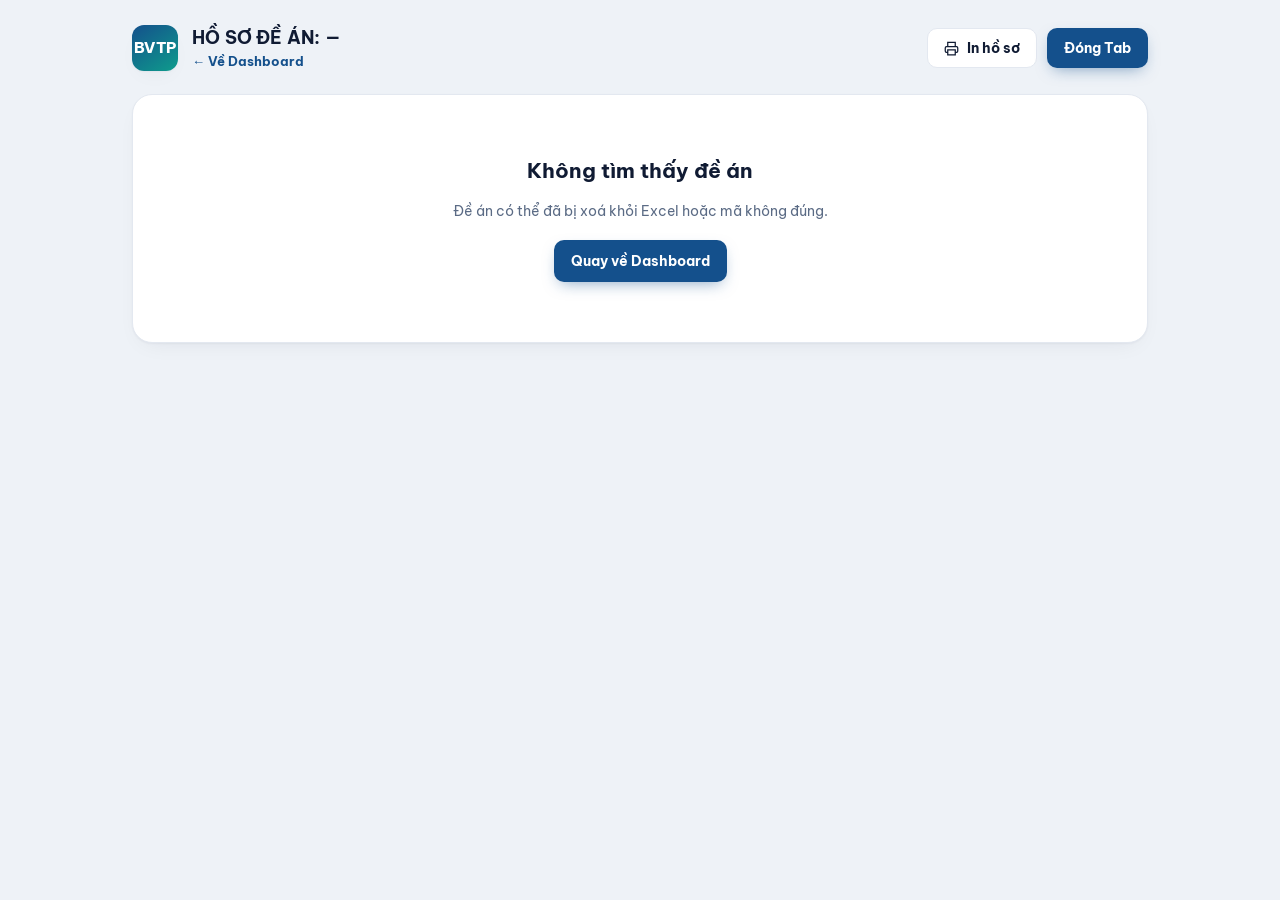
<file: detail.html>
<!DOCTYPE html>
<html lang="vi">
<head>
<meta charset="UTF-8">
<meta name="viewport" content="width=device-width, initial-scale=1.0">
<title>Hồ sơ đề án</title>
<link rel="stylesheet" href="css/style.css">
</head>
<body>
<div class="page" style="max-width:1080px">
  <div class="topbar">
    <div class="brand">
      <div class="brand-mark">BVTP</div>
      <div>
        <h1 style="font-size:18px">HỒ SƠ ĐỀ ÁN: <span id="headerId">—</span></h1>
        <a class="back-link" href="index.html">← Về Dashboard</a>
      </div>
    </div>
    <div class="topbar-actions">
      <button class="btn btn-ghost" onclick="window.print()">
        <svg viewBox="0 0 24 24" fill="none" stroke="currentColor" stroke-width="2"><path d="M6 9V2h12v7M6 18H4a2 2 0 0 1-2-2v-5a2 2 0 0 1 2-2h16a2 2 0 0 1 2 2v5a2 2 0 0 1-2 2h-2M6 14h12v8H6z"/></svg>
        In hồ sơ
      </button>
      <button class="btn btn-primary" onclick="closeTab()">Đóng Tab</button>
    </div>
  </div>

  <div id="detailRoot"><div class="panel report-empty">Đang tải hồ sơ đề án…</div></div>
</div>

<script src="js/data.js"></script>
<script src="js/app.js"></script>
<script src="js/detail.js"></script>
</body>
</html>
</file>
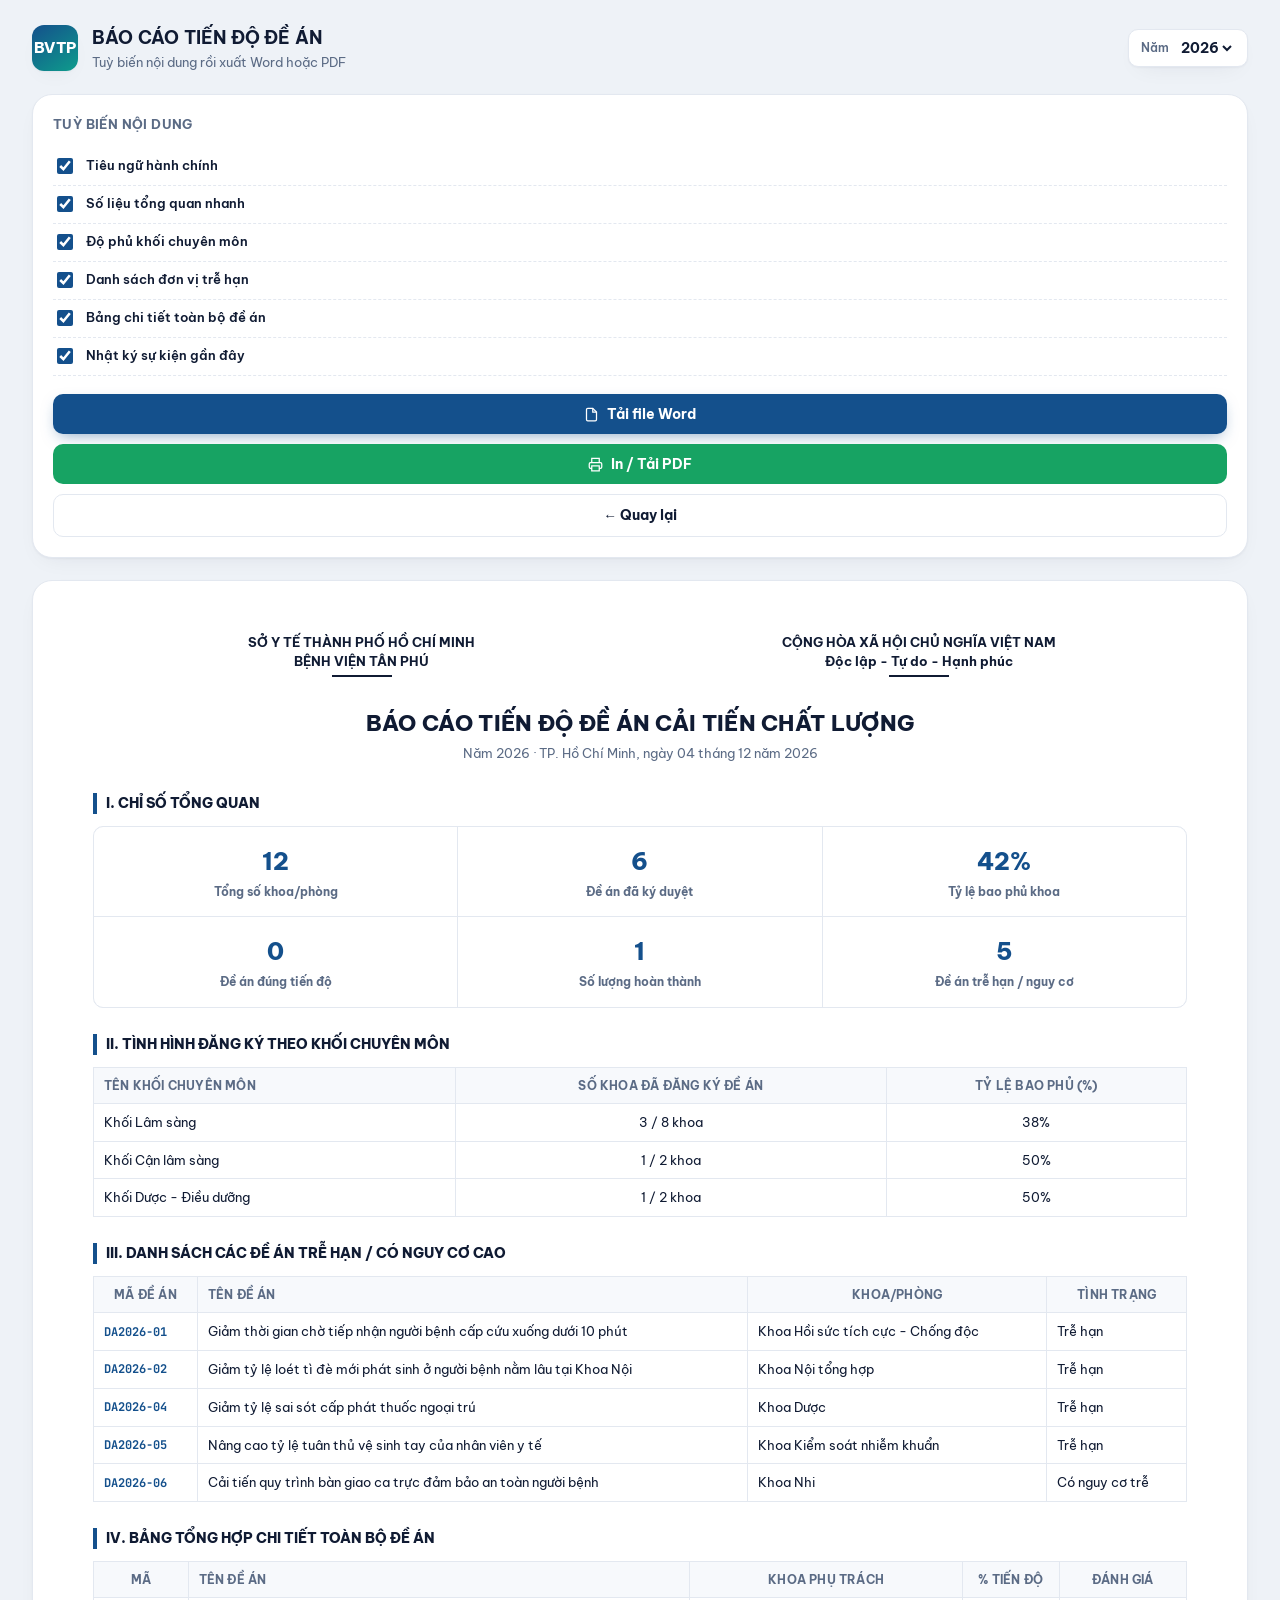
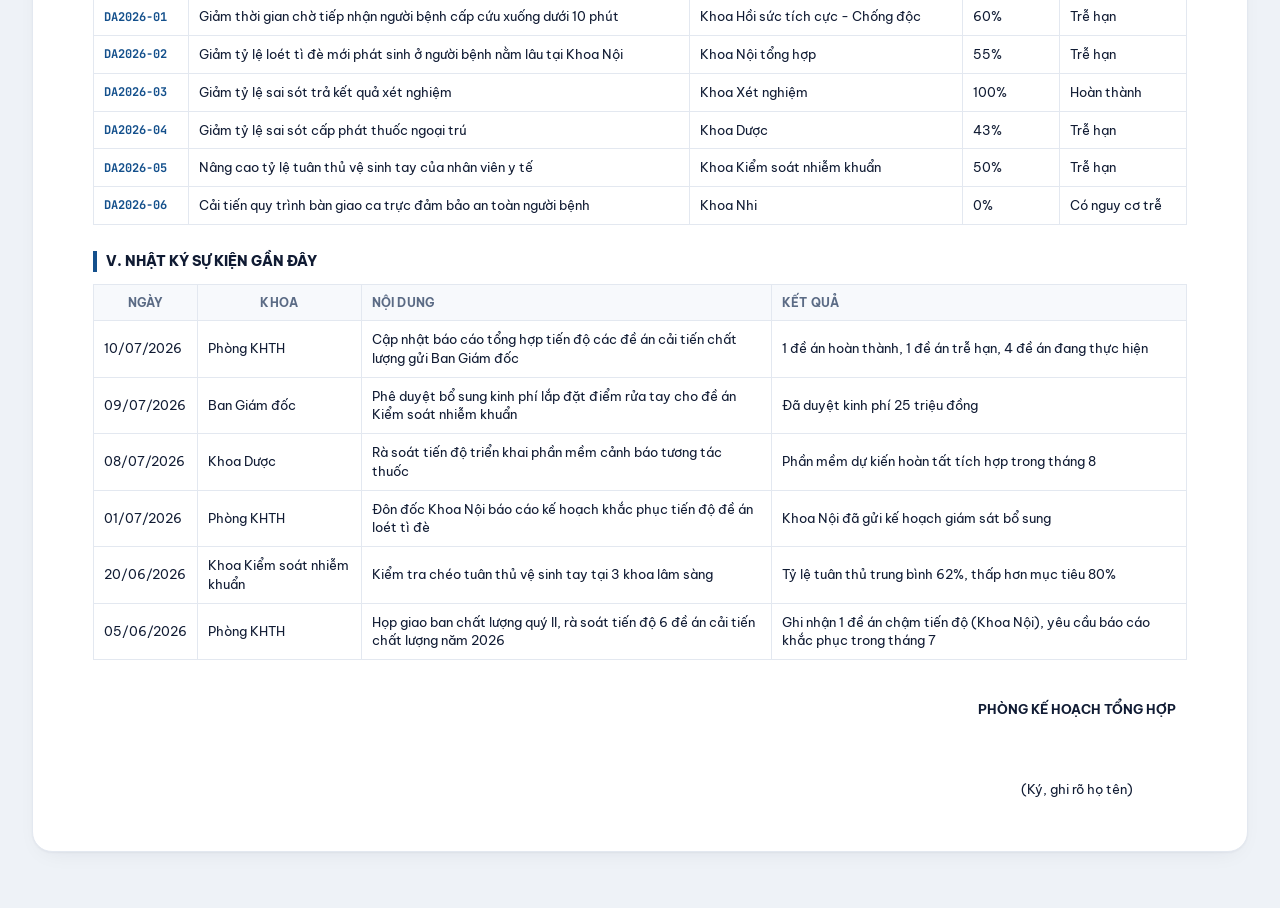
<file: report.html>
<!DOCTYPE html>
<html lang="vi">
<head>
<meta charset="UTF-8">
<meta name="viewport" content="width=device-width, initial-scale=1.0">
<title>Báo cáo tiến độ đề án · Bệnh viện Tân Phú</title>
<link rel="stylesheet" href="css/style.css">
</head>
<body>
<div class="page">

  <div class="topbar no-print">
    <div class="brand">
      <div class="brand-mark">BVTP</div>
      <div>
        <h1 style="font-size:18px">BÁO CÁO TIẾN ĐỘ ĐỀ ÁN</h1>
        <p>Tuỳ biến nội dung rồi xuất Word hoặc PDF</p>
      </div>
    </div>
    <div class="topbar-actions">
      <div class="select-pill">
        <label for="reportYear">Năm</label>
        <select id="reportYear"></select>
      </div>
    </div>
  </div>

  <div class="report-shell">
    <div class="report-sidebar no-print">
      <h3>Tuỳ biến nội dung</h3>
      <div class="check-row"><input type="checkbox" id="chkHeader" checked><label for="chkHeader">Tiêu ngữ hành chính</label></div>
      <div class="check-row"><input type="checkbox" id="chkKpi" checked><label for="chkKpi">Số liệu tổng quan nhanh</label></div>
      <div class="check-row"><input type="checkbox" id="chkKhoi" checked><label for="chkKhoi">Độ phủ khối chuyên môn</label></div>
      <div class="check-row"><input type="checkbox" id="chkTre" checked><label for="chkTre">Danh sách đơn vị trễ hạn</label></div>
      <div class="check-row"><input type="checkbox" id="chkFull" checked><label for="chkFull">Bảng chi tiết toàn bộ đề án</label></div>
      <div class="check-row"><input type="checkbox" id="chkLog" checked><label for="chkLog">Nhật ký sự kiện gần đây</label></div>

      <div class="sidebar-actions">
        <button class="btn btn-primary btn-block" id="btnWord">
          <svg viewBox="0 0 24 24" fill="none" stroke="currentColor" stroke-width="2"><path d="M14 2H6a2 2 0 0 0-2 2v16a2 2 0 0 0 2 2h12a2 2 0 0 0 2-2V8z"/><path d="M14 2v6h6"/></svg>
          Tải file Word
        </button>
        <button class="btn btn-success btn-block" id="btnPdf">
          <svg viewBox="0 0 24 24" fill="none" stroke="currentColor" stroke-width="2"><path d="M6 9V2h12v7M6 18H4a2 2 0 0 1-2-2v-5a2 2 0 0 1 2-2h16a2 2 0 0 1 2 2v5a2 2 0 0 1-2 2h-2M6 14h12v8H6z"/></svg>
          In / Tải PDF
        </button>
        <a class="btn btn-ghost btn-block" href="index.html">← Quay lại</a>
      </div>
    </div>

    <div class="report-paper" id="reportPaper"></div>
  </div>

</div>

<script src="js/data.js"></script>
<script src="js/app.js"></script>
<script src="js/report.js"></script>
</body>
</html>
</file>
<file: css/style.css>
/* =========================================================
   QUẢN LÝ ĐỀ ÁN CẢI TIẾN CHẤT LƯỢNG — BỆNH VIỆN TÂN PHÚ
   Design tokens + shared component styles
   ========================================================= */

@import url('https://fonts.googleapis.com/css2?family=Be+Vietnam+Pro:wght@400;500;600;700;800&family=JetBrains+Mono:wght@500;600&display=swap');

:root{
  /* --- palette --- */
  --bg:            #EEF2F7;
  --surface:       #FFFFFF;
  --surface-2:     #F7F9FC;
  --border:        #E3E8F0;
  --text-1:        #101B33;
  --text-2:        #5B6B85;
  --text-3:        #8B98AE;

  --brand-1:       #14508C;   /* deep clinical blue   */
  --brand-2:       #0E9C8C;   /* teal accent           */
  --purple:        #6D4FD1;
  --cyan:          #0891B2;
  --slate:         #46536B;
  --green:         #17A363;
  --red:           #DD3B3B;
  --amber:         #E08E1D;

  --status-hoanthanh-bg:  #E4F7EE; --status-hoanthanh-fg:  #12824F;
  --status-dungtiendo-bg: #E3F3F8; --status-dungtiendo-fg: #0E7EA0;
  --status-nguyco-bg:     #FCF0DC; --status-nguyco-fg:     #B4750D;
  --status-treha-bg:      #FBE4E4; --status-treha-fg:      #C22C2C;
  --status-chuabatdau-bg: #ECEEF2; --status-chuabatdau-fg: #5B6B85;

  --radius-sm: 8px;
  --radius-md: 14px;
  --radius-lg: 20px;
  --shadow-card: 0 1px 2px rgba(16,27,51,.04), 0 8px 24px -12px rgba(16,27,51,.10);
  --shadow-pop:  0 12px 32px -8px rgba(16,27,51,.22);

  --font-ui:   'Be Vietnam Pro', -apple-system, 'Segoe UI', sans-serif;
  --font-mono: 'JetBrains Mono', ui-monospace, monospace;
}

*,*::before,*::after{ box-sizing:border-box; }
html,body{ margin:0; padding:0; }
body{
  font-family:var(--font-ui);
  background:var(--bg);
  color:var(--text-1);
  -webkit-font-smoothing:antialiased;
  font-size:14px;
  line-height:1.5;
}
a{ color:inherit; text-decoration:none; }
h1,h2,h3,h4{ margin:0; font-weight:700; }
button{ font-family:inherit; cursor:pointer; }
table{ border-collapse:collapse; width:100%; }
img{ max-width:100%; }

::selection{ background:#CFE3F5; }

/* ---------- scaffolding ---------- */
.page{
  max-width:1440px;
  margin:0 auto;
  padding:24px 32px 56px;
}
.topbar{
  display:flex;
  align-items:center;
  justify-content:space-between;
  gap:20px;
  margin-bottom:22px;
  flex-wrap:wrap;
}
.brand{ display:flex; align-items:center; gap:14px; }
.brand-mark{
  width:46px;height:46px;border-radius:12px;
  background:linear-gradient(145deg,var(--brand-1),var(--brand-2));
  display:flex;align-items:center;justify-content:center;
  color:#fff;font-weight:800;font-size:15px;letter-spacing:.5px;
  box-shadow:var(--shadow-card);
  flex-shrink:0;
}
.brand h1{ font-size:22px; letter-spacing:.2px; }
.brand p{ margin:2px 0 0; color:var(--text-2); font-size:12.5px; }

.topbar-actions{ display:flex; align-items:center; gap:10px; flex-wrap:wrap; }

.select-pill{
  display:flex; align-items:center; gap:8px;
  background:var(--surface); border:1px solid var(--border);
  border-radius:10px; padding:8px 12px; box-shadow:var(--shadow-card);
}
.select-pill label{ font-size:12px; color:var(--text-2); font-weight:600; }
.select-pill select{
  border:none; background:transparent; font-family:inherit;
  font-weight:700; font-size:14px; color:var(--text-1); outline:none;
}

.btn{
  display:inline-flex; align-items:center; gap:8px;
  border-radius:10px; border:1px solid transparent;
  padding:10px 16px; font-weight:700; font-size:13.5px;
  transition:transform .12s ease, box-shadow .12s ease, background .12s ease;
}
.btn:active{ transform:translateY(1px); }
.btn-primary{ background:var(--brand-1); color:#fff; box-shadow:0 6px 16px -6px rgba(20,80,140,.55); }
.btn-primary:hover{ background:#0E4374; }
.btn-ghost{ background:var(--surface); color:var(--text-1); border-color:var(--border); }
.btn-ghost:hover{ background:var(--surface-2); }
.btn-success{ background:var(--green); color:#fff; }
.btn-success:hover{ background:#128F55; }
.btn-outline-danger{ background:#fff; color:var(--red); border-color:#F3C6C6; }
.btn-outline-danger:hover{ background:#FDF1F1; }
.btn-block{ width:100%; justify-content:center; }
.btn svg{ width:15px; height:15px; flex-shrink:0; }

/* ---------- KPI cards ---------- */
.kpi-grid{
  display:grid;
  grid-template-columns:repeat(6,1fr);
  gap:14px;
  margin-bottom:20px;
}
.kpi-card{
  border-radius:var(--radius-lg);
  padding:18px 18px 16px;
  color:#fff;
  position:relative;
  overflow:hidden;
  min-height:118px;
  display:flex; flex-direction:column; justify-content:space-between;
  box-shadow:var(--shadow-card);
}
.kpi-card::after{
  content:"";
  position:absolute; right:-18px; bottom:-22px;
  width:96px;height:96px;border-radius:50%;
  background:rgba(255,255,255,.14);
}
.kpi-icon{
  width:36px;height:36px;border-radius:10px;
  background:rgba(255,255,255,.22);
  display:flex;align-items:center;justify-content:center;
  z-index:1;
}
.kpi-icon svg{ width:18px;height:18px; }
.kpi-value{ font-size:30px; font-weight:800; z-index:1; line-height:1; margin-top:14px;}
.kpi-label{ font-size:12px; font-weight:700; opacity:.92; letter-spacing:.3px; text-transform:uppercase; margin-top:4px; z-index:1;}

.kpi-c1{ background:linear-gradient(145deg,#7C5CE0,#5E3FC0); }
.kpi-c2{ background:linear-gradient(145deg,#22B8CF,#0E86A8); }
.kpi-c3{ background:linear-gradient(145deg,#5C6C88,#37425A); }
.kpi-c4{ background:linear-gradient(145deg,#22C08A,#0E9464); }
.kpi-c5{ background:linear-gradient(145deg,#F0625F,#D6332F); }
.kpi-c6{ background:linear-gradient(145deg,#F5A94E,#DD8618); }

/* ---------- toggle row ---------- */
.toggle-row{
  display:flex; align-items:center; gap:22px; flex-wrap:wrap;
  background:var(--surface); border:1px solid var(--border);
  border-radius:var(--radius-md); padding:12px 18px; margin-bottom:18px;
  box-shadow:var(--shadow-card);
}
.toggle-item{ display:flex; align-items:center; gap:9px; }
.toggle-item span{ font-size:13px; font-weight:600; color:var(--text-2); }
.switch{ position:relative; width:38px; height:22px; flex-shrink:0; }
.switch input{ opacity:0; width:0; height:0; position:absolute; }
.switch .track{
  position:absolute; inset:0; background:#D3D9E4; border-radius:99px; transition:.18s;
}
.switch .track::before{
  content:""; position:absolute; width:16px; height:16px; left:3px; top:3px;
  background:#fff; border-radius:50%; transition:.18s; box-shadow:0 1px 3px rgba(0,0,0,.25);
}
.switch input:checked + .track{ background:var(--brand-2); }
.switch input:checked + .track::before{ transform:translateX(16px); }

/* ---------- panels / cards ---------- */
.panel{
  background:var(--surface);
  border:1px solid var(--border);
  border-radius:var(--radius-lg);
  padding:20px 20px 22px;
  box-shadow:var(--shadow-card);
}
.panel-title{
  font-size:13px; font-weight:800; letter-spacing:.4px; text-transform:uppercase;
  color:var(--text-1); margin-bottom:16px; display:flex; align-items:center; gap:8px;
}
.panel-title .dot{ width:7px;height:7px;border-radius:2px;background:var(--brand-2); display:inline-block;}

.charts-grid{
  display:grid;
  grid-template-columns:1.1fr 1.1fr 1fr 1fr;
  gap:14px;
  margin-bottom:18px;
  align-items:stretch;
}
.charts-grid .panel{ min-height:290px; display:flex; flex-direction:column; }
.chart-body{ flex:1; position:relative; min-height:190px; }

.bottom-grid{
  display:grid;
  grid-template-columns:1.55fr 1fr;
  gap:16px;
}

/* legend list beside donut */
.legend-list{ list-style:none; margin:10px 0 0; padding:0; display:flex; flex-wrap:wrap; gap:8px 16px; justify-content:center; }
.legend-list li{ display:flex; align-items:center; gap:6px; font-size:11.5px; color:var(--text-2); font-weight:600; }
.legend-list i{ width:9px;height:9px;border-radius:2px; display:inline-block; }

/* horizontal bars (Lĩnh vực) */
.hbar-row{ display:grid; grid-template-columns:118px 1fr 26px; align-items:center; gap:10px; margin-bottom:12px; }
.hbar-row:last-child{ margin-bottom:0; }
.hbar-label{ font-size:12px; color:var(--text-2); font-weight:600; }
.hbar-track{ height:9px; border-radius:99px; background:var(--surface-2); overflow:hidden; }
.hbar-fill{ height:100%; border-radius:99px; background:linear-gradient(90deg,var(--brand-1),var(--brand-2)); }
.hbar-value{ font-size:12.5px; font-weight:800; text-align:right; color:var(--text-1); }

/* khối chuyên môn progress */
.khoi-row{ margin-bottom:14px; }
.khoi-row:last-child{ margin-bottom:0; }
.khoi-top{ display:flex; justify-content:space-between; font-size:12.5px; margin-bottom:6px; }
.khoi-top b{ font-weight:700; color:var(--text-1); }
.khoi-top span{ font-weight:700; color:var(--text-2); }
.khoi-track{ height:8px; border-radius:99px; background:var(--surface-2); overflow:hidden; }
.khoi-fill{ height:100%; border-radius:99px; }

/* ---------- badges ---------- */
.badge{
  display:inline-flex; align-items:center; gap:5px;
  padding:4px 10px; border-radius:99px; font-size:11.5px; font-weight:700;
  white-space:nowrap;
}
.st-hoanthanh   { background:var(--status-hoanthanh-bg);  color:var(--status-hoanthanh-fg); }
.st-dungtiendo  { background:var(--status-dungtiendo-bg); color:var(--status-dungtiendo-fg); }
.st-nguyco      { background:var(--status-nguyco-bg);     color:var(--status-nguyco-fg); }
.st-treha       { background:var(--status-treha-bg);      color:var(--status-treha-fg); }
.st-chuabatdau  { background:var(--status-chuabatdau-bg); color:var(--status-chuabatdau-fg); }

.pill-tag{
  display:inline-flex; padding:3px 9px; border-radius:99px; font-size:11px; font-weight:700;
  background:var(--surface-2); color:var(--text-2); border:1px solid var(--border);
}
.pill-priority-cao      { background:#FBE4E4; color:#C22C2C; border-color:transparent; }
.pill-priority-trungbinh{ background:#FCF0DC; color:#B4750D; border-color:transparent; }
.pill-priority-thap     { background:#ECEEF2; color:#5B6B85; border-color:transparent; }

/* ---------- table ---------- */
.table-toolbar{ display:flex; align-items:center; justify-content:space-between; margin-bottom:14px; gap:10px; flex-wrap:wrap;}
.search-box{
  display:flex; align-items:center; gap:8px;
  background:var(--surface-2); border:1px solid var(--border); border-radius:10px;
  padding:8px 12px; width:260px;
}
.search-box input{ border:none; background:transparent; outline:none; font-family:inherit; font-size:13px; width:100%; color:var(--text-1); }
.search-box svg{ width:15px;height:15px; color:var(--text-3); flex-shrink:0; }

.data-table{ font-size:13px; }
.data-table thead th{
  text-align:left; padding:8px 10px; color:var(--text-3); font-size:11px;
  text-transform:uppercase; letter-spacing:.4px; font-weight:700;
  border-bottom:1px solid var(--border);
}
.data-table tbody td{ padding:12px 10px; border-bottom:1px solid var(--surface-2); vertical-align:middle; }
.data-table tbody tr{ cursor:pointer; transition:background .12s; }
.data-table tbody tr:hover{ background:var(--surface-2); }
.data-table tbody tr:last-child td{ border-bottom:none; }
.cell-code{ font-family:var(--font-mono); font-weight:700; color:var(--brand-1); font-size:12px; }
.cell-title{ font-weight:700; color:var(--text-1); }
.cell-sub{ font-size:11.5px; color:var(--text-3); margin-top:2px; }
.progress-wrap{ display:flex; align-items:center; gap:8px; }
.progress-mini{ width:70px; height:6px; border-radius:99px; background:var(--surface-2); overflow:hidden; flex-shrink:0;}
.progress-mini-fill{ height:100%; border-radius:99px; background:var(--brand-2); }
.progress-mini-text{ font-weight:800; font-size:12px; width:34px; }
.empty-row td{ text-align:center; color:var(--text-3); padding:34px 10px; }

/* ---------- activity log ---------- */
.log-list{ list-style:none; margin:0; padding:0; display:flex; flex-direction:column; gap:16px; max-height:520px; overflow:auto; padding-right:4px; }
.log-item{ position:relative; padding-left:18px; }
.log-item::before{ content:""; position:absolute; left:0; top:6px; width:8px;height:8px;border-radius:50%; background:var(--brand-2); }
.log-item::after{ content:""; position:absolute; left:3.5px; top:16px; bottom:-16px; width:1px; background:var(--border); }
.log-item:last-child::after{ display:none; }
.log-text{ font-size:13px; font-weight:600; color:var(--text-1); line-height:1.45; }
.log-meta{ font-size:11.5px; color:var(--text-3); margin-top:3px; font-weight:600; }
.log-result{
  margin-top:7px; font-size:12px; color:var(--brand-1); font-weight:600;
  background:#EEF4FB; border-radius:8px; padding:7px 10px; display:inline-flex; gap:6px; align-items:flex-start;
}

.scroll-slim::-webkit-scrollbar{ width:6px; }
.scroll-slim::-webkit-scrollbar-thumb{ background:#D3D9E4; border-radius:99px; }

/* ---------- footer note ---------- */
.footnote{ text-align:center; color:var(--text-3); font-size:11.5px; margin-top:26px; }

/* =========================================================
   REPORT PAGE
   ========================================================= */
.report-shell{ display:flex; gap:22px; align-items:flex-start; }
.report-sidebar{
  width:280px; flex-shrink:0; position:sticky; top:24px;
  background:var(--surface); border:1px solid var(--border); border-radius:var(--radius-lg);
  padding:20px; box-shadow:var(--shadow-card);
}
.report-sidebar h3{ font-size:13px; text-transform:uppercase; letter-spacing:.4px; color:var(--text-2); margin-bottom:14px;}
.check-row{ display:flex; align-items:flex-start; gap:10px; padding:8px 0; border-bottom:1px dashed var(--border); }
.check-row:last-of-type{ border-bottom:none; }
.check-row input{ margin-top:2px; accent-color:var(--brand-1); width:16px; height:16px; }
.check-row label{ font-size:13px; font-weight:600; color:var(--text-1); cursor:pointer; }
.sidebar-actions{ display:flex; flex-direction:column; gap:10px; margin-top:18px; }

.report-paper{
  flex:1; background:#fff; border:1px solid var(--border); border-radius:var(--radius-lg);
  box-shadow:var(--shadow-card); padding:52px 60px; min-height:800px;
}
.report-header{ display:flex; justify-content:space-between; gap:20px; margin-bottom:6px; }
.report-header .col{ flex:1; text-align:center; font-size:13px; line-height:1.5; }
.report-header .col b{ display:block; font-size:13px; }
.report-header .rule{ width:60px; height:2px; background:var(--text-1); margin:3px auto 0; }
.report-title{ text-align:center; margin:30px 0 4px; font-size:22px; font-weight:800; letter-spacing:.3px; }
.report-sub{ text-align:center; color:var(--text-2); font-size:13px; margin-bottom:30px; }
.report-section{ margin-bottom:26px; }
.report-section h4{
  font-size:14px; font-weight:800; margin-bottom:12px; color:var(--text-1);
  border-left:4px solid var(--brand-1); padding-left:9px;
}
.report-table{ font-size:12.5px; }
.report-table th{
  background:var(--surface-2); border:1px solid var(--border); padding:9px 10px;
  font-size:11.5px; text-transform:uppercase; letter-spacing:.2px; color:var(--text-2); text-align:center;
}
.report-table td{ border:1px solid var(--border); padding:9px 10px; }
.kpi-mini-grid{ display:grid; grid-template-columns:repeat(3,1fr); gap:1px; background:var(--border); border:1px solid var(--border); border-radius:10px; overflow:hidden;}
.kpi-mini{ background:#fff; padding:16px; text-align:center; }
.kpi-mini .num{ font-size:24px; font-weight:800; color:var(--brand-1); }
.kpi-mini .lbl{ font-size:11.5px; color:var(--text-2); font-weight:700; margin-top:4px; }
.report-footer-sign{ display:flex; justify-content:flex-end; margin-top:40px; }
.report-footer-sign .box{ text-align:center; width:220px; font-size:13px; }
.report-footer-sign .box b{ display:block; margin-bottom:60px; }
.report-empty{ text-align:center; padding:36px; color:var(--text-3); font-size:13px; }

@media print{
  body{ background:#fff; }
  .no-print{ display:none !important; }
  .report-shell{ display:block; }
  .report-paper{ border:none; box-shadow:none; padding:0; }
  .page{ padding:0; max-width:none; }
}

/* =========================================================
   DETAIL / PROFILE PAGE
   ========================================================= */
.detail-shell{ display:flex; flex-direction:column; gap:16px; }
.detail-top{ display:flex; justify-content:space-between; align-items:flex-start; gap:20px; flex-wrap:wrap; }
.detail-title{ font-size:20px; font-weight:800; max-width:640px; line-height:1.35;}
.detail-tags{ display:flex; gap:8px; margin:10px 0 12px; }
.detail-meta{ font-size:13px; color:var(--text-2); }
.detail-meta b{ color:var(--text-1); }
.detail-status-box{ text-align:right; }
.detail-status-box .lbl{ font-size:11.5px; color:var(--text-3); font-weight:700; text-transform:uppercase; margin-bottom:6px;}
.detail-status-box .deadline{ margin-top:8px; font-size:12.5px; color:var(--text-2); }

.kv-table td{ padding:11px 12px; font-size:13px; }
.kv-table thead th{
  padding:9px 12px; font-size:11px; text-transform:uppercase; color:var(--text-3);
  border-bottom:1px solid var(--border); text-align:left; font-weight:700;
}
.kv-table tbody tr:not(:last-child) td{ border-bottom:1px solid var(--surface-2); }
.value-before{ color:var(--text-2); }
.value-after{ color:var(--brand-1); font-weight:800; }

.checklist-progress{ display:flex; align-items:center; gap:8px; }
.checklist-track{ width:90px; height:7px; border-radius:99px; background:var(--surface-2); overflow:hidden;}
.checklist-fill{ height:100%; border-radius:99px; background:var(--brand-2); }

.tienDo-block{ padding:14px 0; border-bottom:1px solid var(--surface-2); }
.tienDo-block:last-child{ border-bottom:none; }
.tienDo-head{ display:flex; justify-content:space-between; align-items:baseline; margin-bottom:8px; flex-wrap:wrap; gap:6px;}
.tienDo-head b{ font-size:13.5px; }
.tienDo-head span{ font-size:11.5px; color:var(--text-3); font-weight:600;}
.tienDo-line{ font-size:12.5px; margin-top:4px; line-height:1.5; }
.tienDo-line b{ font-weight:700; }
.tag-tiendo{ color:var(--brand-1); }
.tag-khokhan{ color:var(--red); }
.tag-kiennghi{ color:var(--green); }

.back-link{ display:inline-flex; align-items:center; gap:6px; font-size:13px; font-weight:700; color:var(--brand-1); }

/* ---------- responsive ---------- */
@media (max-width:1280px){
  .kpi-grid{ grid-template-columns:repeat(3,1fr); }
  .charts-grid{ grid-template-columns:1fr 1fr; }
  .bottom-grid{ grid-template-columns:1fr; }
  .report-shell{ flex-direction:column; }
  .report-sidebar{ width:100%; position:static; }
}
@media (max-width:640px){
  .page{ padding:16px; }
  .kpi-grid{ grid-template-columns:1fr 1fr; }
  .charts-grid{ grid-template-columns:1fr; }
  .report-paper{ padding:26px 18px; }
}
</file>
